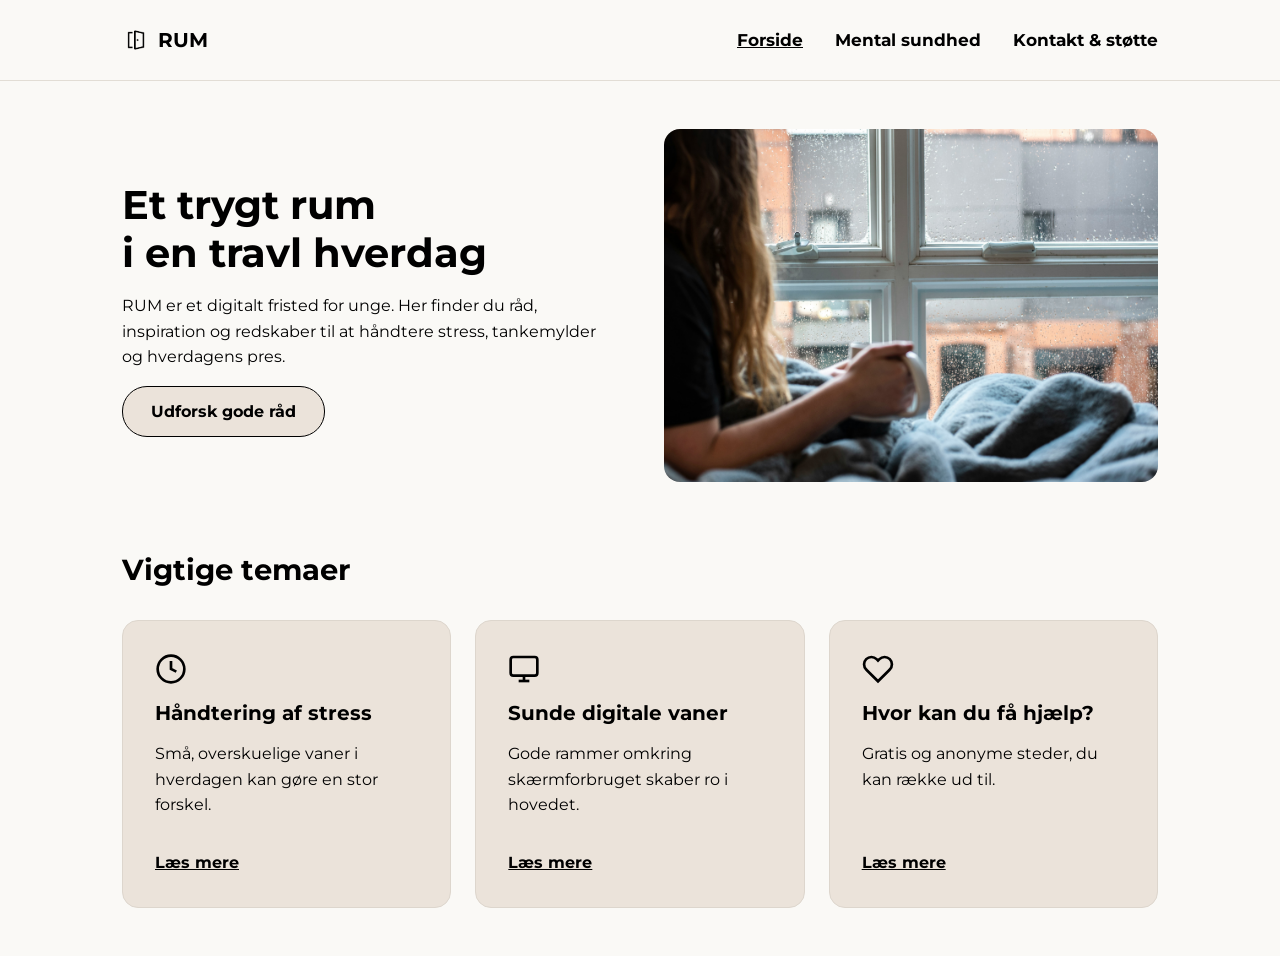
<file: index.html>
<!DOCTYPE html>
<!-- 'lang="da"' er et vigtigt WCAG-krav, så skærmlæsere ved, at siden skal oplæses på dansk. -->
<html lang="da">
<head>
    <meta charset="UTF-8">
    <!-- 'viewport' sikrer, at websiden skaleres korrekt på mobile skærme. -->
    <meta name="viewport" content="width=device-width, initial-scale=1.0">
    <title>Forside - RUM</title>
    <link rel="stylesheet" href="style.css">
</head>
<body>

    <!-- Semantisk <header> element samler navigation og logo øverst -->
    <header>
        <div class="nav-container">
            <!-- 'aria-label' giver skærmlæsere en forklaring på, at dette link fører til forsiden -->
            <a href="index.html" class="logo" aria-label="RUM forside">
                <img src="logo.png" alt="RUM logo">
                <span>RUM</span>
            </a>
            
            <!-- Semantisk <nav> med 'aria-label', så skærmlæsere genkender hovedmenuen -->
            <nav aria-label="Hovednavigation">
                <ul>
                    <!-- 'aria-current="page"' fortæller skærmlæseren, hvilken side brugeren står på lige nu -->
                    <li><a href="index.html" class="active" aria-current="page">Forside</a></li>
                    <li><a href="mental-sundhed.html">Mental sundhed</a></li>
                    <li><a href="kontakt.html">Kontakt & støtte</a></li>
                </ul>
            </nav>
        </div>
    </header>

    <!-- Semantisk <main> indeholder sidens unikke primære indhold -->
    <main>
        <!-- <section> samler hero-elementet. 'aria-labelledby' forbinder sektionen med dens overskrift -->
        <section class="hero" aria-labelledby="hero-title">
            <div>
                <!-- Logisk overskriftsstruktur: Kun én <h1> pr. side -->
                <h1 id="hero-title">Et trygt rum<br>i en travl hverdag</h1>
                <p>RUM er et digitalt fristed for unge. Her finder du råd, inspiration og redskaber til at håndtere stress, tankemylder og hverdagens pres.</p>
                <a href="mental-sundhed.html" class="btn">Udforsk gode råd</a>
            </div>
            <div>
                <!-- WCAG 2.2: 'alt'-teksten beskriver indholdet af billedet for blinde og svagsynede -->
                <img src="vindue.jpg"
                     alt="En person sidder ved vinduet med en varm kop drikkevare" 
                     class="hero-img">
            </div>
        </section>

        <!-- Sektion med tema-bokse -->
        <section aria-labelledby="temaer-title">
            <!-- <h2> bruges til hovedafsnit under <h1> -->
            <h2 id="temaer-title">Vigtige temaer</h2>
            
            <div class="cards-grid">
                <!-- <article> bruges til selvstændige indholdselementer (kort/bokse) -->
                <article class="card">
                    <!-- 'aria-hidden="true"' får skærmlæsere til at springe ikonet over, så det ikke skaber støj -->
                    <svg class="card-icon" viewBox="0 0 24 24" fill="none" stroke="currentColor" stroke-width="2" aria-hidden="true">
                        <circle cx="12" cy="12" r="10"/>
                        <polyline points="12 6 12 12 16 14"/>
                    </svg>
                    <!-- <h3> bruges til overskrifter inde i et underafsnit/kort -->
                    <h3>Håndtering af stress</h3>
                    <p>Små, overskuelige vaner i hverdagen kan gøre en stor forskel.</p>
                    <a href="mental-sundhed.html#stress">Læs mere</a>
                </article>

                <article class="card">
                    <svg class="card-icon" viewBox="0 0 24 24" fill="none" stroke="currentColor" stroke-width="2" aria-hidden="true">
                        <rect x="2" y="3" width="20" height="14" rx="2" ry="2"/>
                        <line x1="8" y1="21" x2="16" y2="21"/>
                        <line x1="12" y1="17" x2="12" y2="21"/>
                    </svg>
                    <h3>Sunde digitale vaner</h3>
                    <p>Gode rammer omkring skærmforbruget skaber ro i hovedet.</p>
                    <a href="mental-sundhed.html#digitale-vaner">Læs mere</a>
                </article>

                <article class="card">
                    <svg class="card-icon" viewBox="0 0 24 24" fill="none" stroke="currentColor" stroke-width="2" aria-hidden="true">
                        <path d="M20.84 4.61a5.5 5.5 0 0 0-7.78 0L12 5.67l-1.06-1.06a5.5 5.5 0 0 0-7.78 7.78l1.06 1.06L12 21.23l7.78-7.78 1.06-1.06a5.5 5.5 0 0 0 0-7.78z"/>
                    </svg>
                    <h3>Hvor kan du få hjælp?</h3>
                    <p>Gratis og anonyme steder, du kan række ud til.</p>
                    <a href="kontakt.html">Læs mere</a>
                </article>
            </div>
        </section>
    </main>

</body>
</html>
</file>
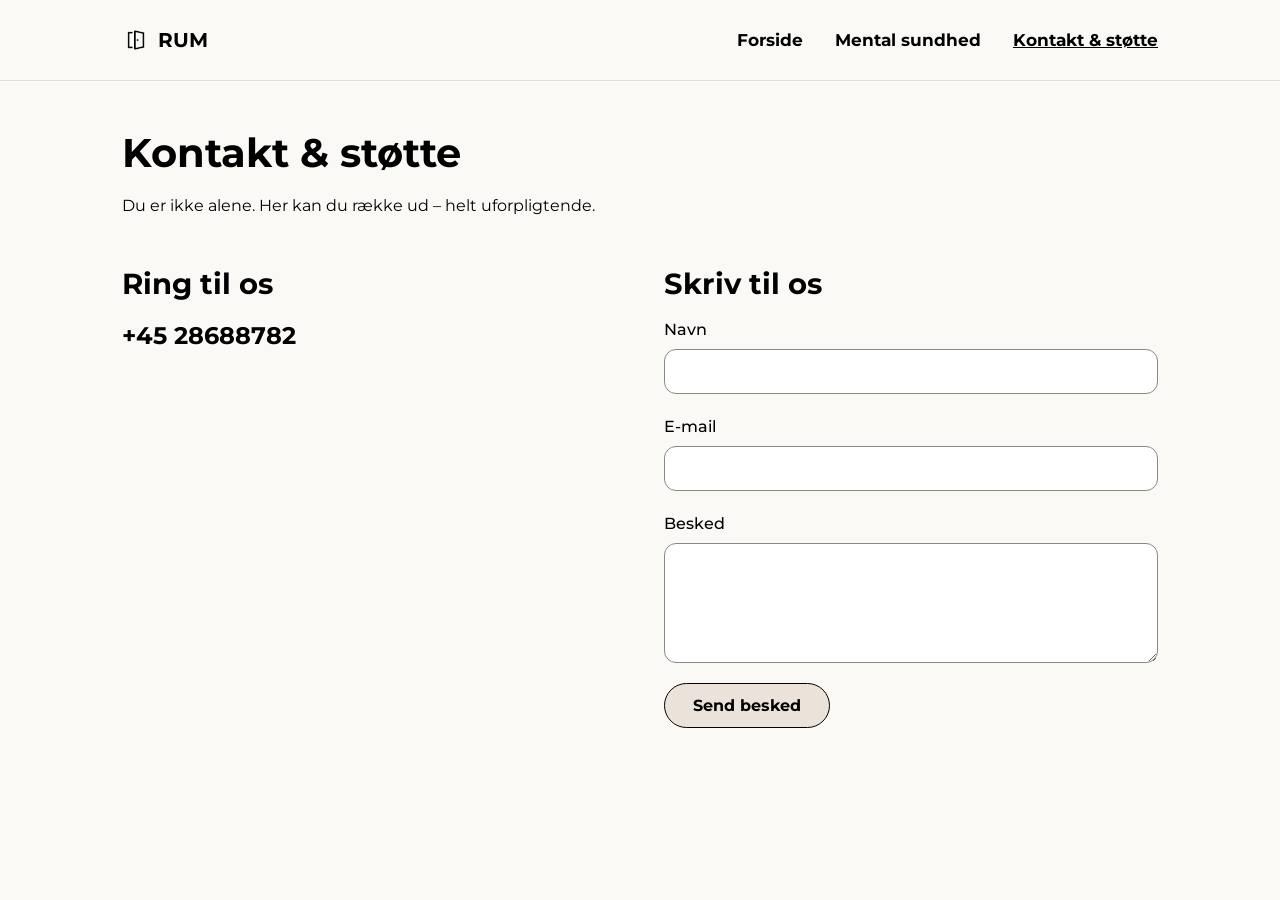
<file: kontakt.html>
<!DOCTYPE html>
<html lang="da">
<head>
    <meta charset="UTF-8">
    <meta name="viewport" content="width=device-width, initial-scale=1.0">
    <title>Kontakt & støtte - RUM</title>
    <link rel="stylesheet" href="style.css">
</head>
<body>

    <header>
        <div class="nav-container">
            <a href="index.html" class="logo" aria-label="RUM forside">
                <img src="logo.png" alt="RUM logo">
                <span>RUM</span>
            </a>
            <nav aria-label="Hovednavigation">
                <ul>
                    <li><a href="index.html">Forside</a></li>
                    <li><a href="mental-sundhed.html">Mental sundhed</a></li>
                    <li><a href="kontakt.html" class="active" aria-current="page">Kontakt & støtte</a></li>
                </ul>
            </nav>
        </div>
    </header>

    <main>
        <h1>Kontakt & støtte</h1>
        <p>Du er ikke alene. Her kan du række ud – helt uforpligtende.</p>

        <div class="two-column" style="margin-top: 3rem;">
            <!-- Telefon-afsnit -->
            <section aria-labelledby="telefon-titel">
                <h2 id="telefon-titel">Ring til os</h2>
                <p style="font-size: 1.5rem; font-weight: 700; margin-top: 1rem;">
                    <!-- 'tel:'-link gør nummeret klikbart på mobiltelefoner -->
                    <a href="tel:+4528688782" style="color: inherit; text-decoration: none;">+45 28688782</a>
                </p>
            </section>

            <!-- Formular-afsnit med fuld WCAG-tilgængelighed -->
            <section aria-labelledby="form-titel">
                <h2 id="form-titel">Skriv til os</h2>
                
                <!-- <form> samler inputfelterne -->
                <form action="#" method="post" aria-label="Kontaktformular">
                    <div class="form-group">
                        <!-- WCAG 2.2 KRAV: <label for="navn"> skal matche <input id="navn">.
                             Dette gør, at skærmlæsere læser teksten op, når feltet vælges. -->
                        <label for="navn">Navn</label>
                        <input type="text" id="navn" name="navn" required>
                    </div>

                    <div class="form-group">
                        <label for="email">E-mail</label>
                        <!-- 'type="email"' sikrer korrekt validering og mobil-tastatur med '@' -->
                        <input type="email" id="email" name="email" required>
                    </div>

                    <div class="form-group">
                        <label for="besked">Besked</label>
                        <textarea id="besked" name="besked" required></textarea>
                    </div>

                    <button type="submit" class="btn">Send besked</button>
                </form>
            </section>
        </div>
    </main>

</body>
</html>
</file>
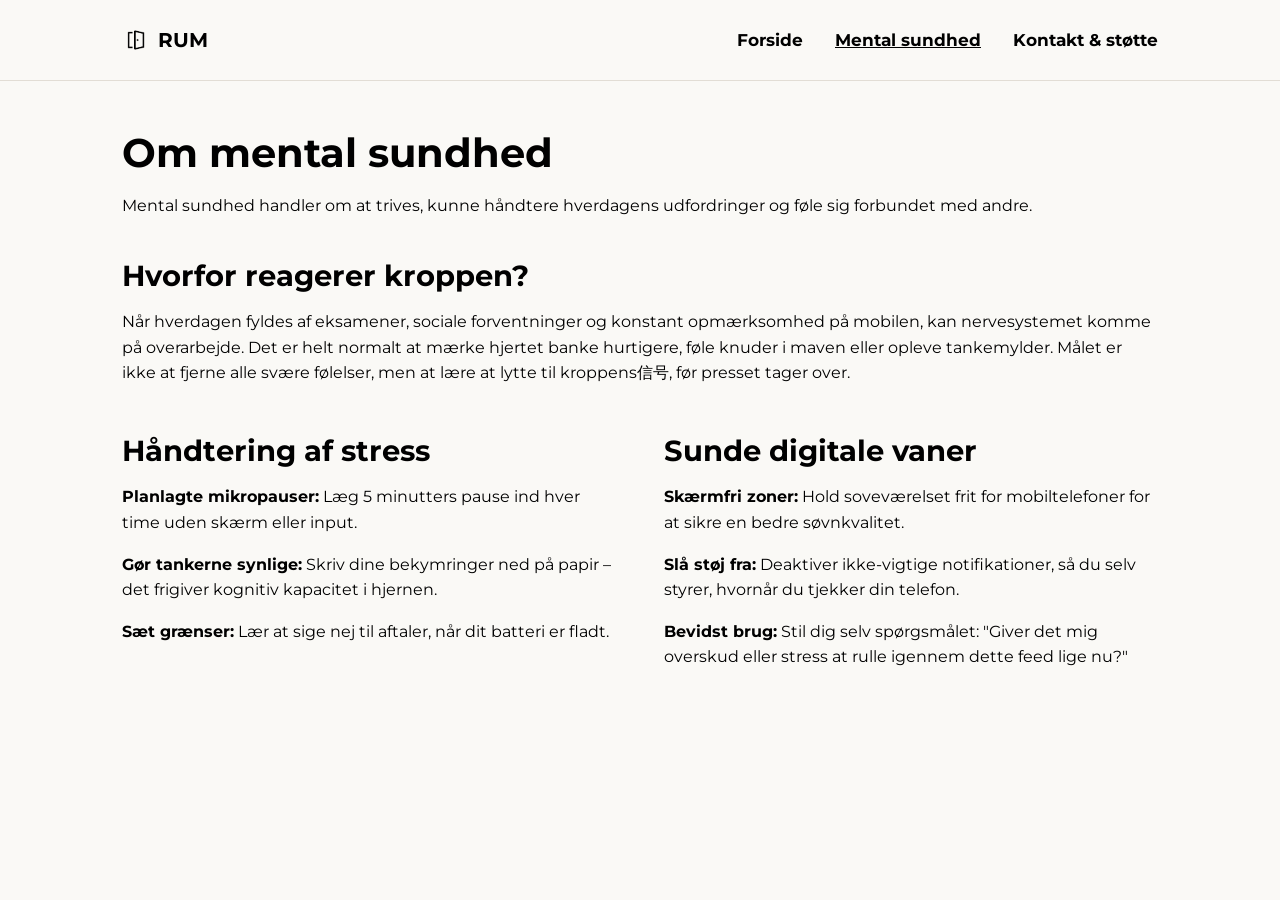
<file: mental-sundhed.html>
<!DOCTYPE html>
<html lang="da">
<head>
    <meta charset="UTF-8">
    <meta name="viewport" content="width=device-width, initial-scale=1.0">
    <title>Mental sundhed - RUM</title>
    <link rel="stylesheet" href="style.css">
</head>
<body>

    <!-- Menu og logo -->
    <header>
        <div class="nav-container">
            <a href="index.html" class="logo" aria-label="RUM forside">
                <img src="logo.png" alt="RUM logo">
                <span>RUM</span>
            </a>
            <nav aria-label="Hovednavigation">
                <ul>
                    <li><a href="index.html">Forside</a></li>
                    <li><a href="mental-sundhed.html" class="active" aria-current="page">Mental sundhed</a></li>
                    <li><a href="kontakt.html">Kontakt & støtte</a></li>
                </ul>
            </nav>
        </div>
    </header>

    <main>
        <article>
            <h1>Om mental sundhed</h1>
            <p>Mental sundhed handler om at trives, kunne håndtere hverdagens udfordringer og føle sig forbundet med andre.</p>

            <section style="margin-top: 2.5rem;">
                <h2>Hvorfor reagerer kroppen?</h2>
                <p>Når hverdagen fyldes af eksamener, sociale forventninger og konstant opmærksomhed på mobilen, kan nervesystemet komme på overarbejde. Det er helt normalt at mærke hjertet banke hurtigere, føle knuder i maven eller opleve tankemylder. Målet er ikke at fjerne alle svære følelser, men at lære at lytte til kroppens信号, før presset tager over.</p>
            </section>

            <!-- To spalter med emner -->
            <section class="two-column" style="margin-top: 3rem;">
                <div id="stress">
                    <h2>Håndtering af stress</h2>
                    <p><strong>Planlagte mikropauser:</strong> Læg 5 minutters pause ind hver time uden skærm eller input.</p>
                    <p><strong>Gør tankerne synlige:</strong> Skriv dine bekymringer ned på papir – det frigiver kognitiv kapacitet i hjernen.</p>
                    <p><strong>Sæt grænser:</strong> Lær at sige nej til aftaler, når dit batteri er fladt.</p>
                </div>

                <div id="digitale-vaner">
                    <h2>Sunde digitale vaner</h2>
                    <p><strong>Skærmfri zoner:</strong> Hold soveværelset frit for mobiltelefoner for at sikre en bedre søvnkvalitet.</p>
                    <p><strong>Slå støj fra:</strong> Deaktiver ikke-vigtige notifikationer, så du selv styrer, hvornår du tjekker din telefon.</p>
                    <p><strong>Bevidst brug:</strong> Stil dig selv spørgsmålet: "Giver det mig overskud eller stress at rulle igennem dette feed lige nu?"</p>
                </div>
            </section>
        </article>
    </main>

</body>
</html>
</file>
<file: style.css>
/*  1. FONTE OG NULSTILLING (CSS RESET) */

/* Henter skrifttypen Montserrat i forskellige vægte fra Google Fonts */
@import url('https://fonts.googleapis.com/css2?family=Montserrat:wght@400;500;600;700&display=swap');

/* Nulstiller margin og padding på alle elementer, så alle browsere viser siden ens.
   'box-sizing: border-box' gør, at padding og border tælles med i elementets samlede bredde. */
* {
    box-sizing: border-box;
    margin: 0;
    padding: 0;
}

/*  2. VARIABLER (Design System) */

/* :root gemmer CSS-variabler til farver og fonte.
   Dette gør det nemt at genbruge værdier og skabe en ensartet visuel identitet. */
:root {
    --bg-color: #FAF9F6;      /* Off-white baggrundsfarve (skåner øjnene i forhold til ren hvid) */
    --card-bg: #EBE3DA;        /* Blød sand/beige farve til boksene og knapperne */
    --text-color: #000000;      /* Ren sort tekst, som giver en stærk kontrast (> 14:1) til WCAG AA/AAA */
    --font-heading: 'Gotham', 'Montserrat', sans-serif; /* Gotham til overskrifter (faldback til Montserrat) */
    --font-body: 'Montserrat', sans-serif;              /* Montserrat til almindelig brødtekst */
}

/* Base-styling for hele siden */
body {
    background-color: var(--bg-color);
    color: var(--text-color);
    font-family: var(--font-body);
    line-height: 1.6;  /* God linjeafstand (1.6) sikrer nem læsbarhed ifølge WCAG 2.2 */
    font-size: 1rem;   /* Standard skriftstørrelse (16px) */
}

/* 3. WCAG 2.2: TASTATURNAVIGATION (POUR - Operable) */

/* :focus-visible sikrer, at der vises en tydelig markeringsramme (fokus-ring),
   når brugeren navigerer med 'Tab'-tasten på tastaturet.
   Dette er et lovkrav i WCAG 2.2 for brugere, der ikke bruger mus. */
a:focus-visible,
button:focus-visible,
input:focus-visible,
textarea:focus-visible {
    outline: 3px solid #000000;
    outline-offset: 3px;
}

/*  4. NAVIGATION OG HEADER */

header {
    background-color: var(--bg-color);
    border-bottom: 1px solid #E2DDD5; /* Diskret adskillelseslinje under menuen */
}

/* Flexbox bruges til at placere logoet til venstre og menuen til højre */
.nav-container {
    max-width: 1100px;
    margin: 0 auto;           /* Centrerer indholdet på skærmen */
    padding: 1.5rem 2rem;
    display: flex;
    justify-content: space-between; /* Skubber logo og menu væk fra hinanden */
    align-items: center;        /* Centrerer dem lodret */
}

.logo {
    display: flex;
    align-items: center;
    gap: 0.5rem;
    font-family: var(--font-heading);
    font-weight: 700;
    font-size: 1.25rem;
    text-decoration: none;
    color: var(--text-color);
}

.logo img {
    height: 28px;
    width: auto;
}

/* Horisontal opstilling af menupunkter med Flexbox */
nav ul {
    display: flex;
    list-style: none; /* Fjerner de sorte prikker fra HTML-listen */
    gap: 2rem;        /* Afstand mellem menupunkterne */
}

nav a {
    text-decoration: none;
    color: var(--text-color);
    font-family: var(--font-heading);
    font-weight: 700;
    font-size: 1.05rem;
}

/* Viser tydeligt den aktive side samt hover-effekt med understregning */
nav a.active,
nav a:hover {
    text-decoration: underline;
}

/* 5. HOVEDINDHOLD OG OVERSRIFTER (POUR - Understandable) */

main {
    max-width: 1100px; /* Forhindrer teksten i at blive for bred på store skærme */
    margin: 0 auto;
    padding: 3rem 2rem;
}

/* Overskrifter stylest med Gotham/Montserrat Bold */
h1, h2, h3 {
    font-family: var(--font-heading);
    font-weight: 700;
    line-height: 1.2;
    margin-bottom: 1rem;
}

h1 { font-size: 2.5rem; }
h2 { font-size: 1.8rem; }
h3 { font-size: 1.25rem; }

p {
    margin-bottom: 1rem;
}

/*  6. KNAPPER OG INTERAKTIONS-ELEMENTER */

.btn {
    display: inline-block;
    background-color: var(--card-bg);
    color: var(--text-color);
    border: 1px solid #000000;
    padding: 0.75rem 1.75rem;
    border-radius: 25px; /* Afrundede hjørner giver et imødekommende udtryk */
    font-family: var(--font-heading);
    font-weight: 700;
    text-decoration: none;
    cursor: pointer;
    font-size: 1rem;
    transition: background-color 0.2s ease;
}

.btn:hover {
    background-color: #DFD5C8; /* Mørkere nuance når musen føres over knappen */
}

/*   7. LAYOUT: GRID & SPALTER (POUR - Robust) */

/* Hero-sektion opdelt i 2 lige store spalter (tekst til venstre, billede til højre) */
.hero {
    display: grid;
    grid-template-columns: 1fr 1fr;
    gap: 3rem;
    align-items: center;
    margin-bottom: 4rem;
}

.hero-img {
    width: 100%;
    height: auto;
    border-radius: 16px;
    object-fit: cover;
}

/* Responsive tema-bokse (kort) på forsiden */
.cards-grid {
    display: grid;
    grid-template-columns: repeat(auto-fit, minmax(280px, 1fr)); /* Tilpasser automatisk antallet af kolonner */
    gap: 1.5rem;
    margin-top: 2rem;
}

.card {
    background-color: var(--card-bg);
    padding: 2rem;
    border-radius: 16px;
    border: 1px solid #DDD6CD;
    display: flex;
    flex-direction: column;
}

.card-icon {
    width: 32px;
    height: 32px;
    margin-bottom: 1rem;
}

.card a {
    color: var(--text-color);
    font-weight: 700;
    margin-top: auto;
    padding-top: 1rem;
}

/* Standard to-kolonne layout til undersiderne */
.two-column {
    display: grid;
    grid-template-columns: 1fr 1fr;
    gap: 3rem;
    margin-top: 2rem;
}

/*   8. FORMULAR-STYLING (Kontakt) */

.form-group {
    margin-bottom: 1.25rem;
    display: flex;
    flex-direction: column;
}

.form-group label {
    font-weight: 500;
    margin-bottom: 0.4rem;
}

.form-group input,
.form-group textarea {
    width: 100%;
    padding: 0.75rem 1rem;
    border: 1px solid #888888;
    border-radius: 12px;
    background-color: #FFFFFF;
    font-family: var(--font-body);
    font-size: 1rem;
}

.form-group textarea {
    resize: vertical;
    min-height: 120px;
}

/*  9. RESPONSIVT DESIGN (MOBIL / TABLET)  */

/* Når skærmens bredde er under 768px (f.eks. på mobiler):
   Omdannes to-spalte layoutet automatisk til 1 lodret kolonne. */
@media (max-width: 768px) {
    .hero,
    .two-column {
        grid-template-columns: 1fr; /* Skifter fra 2 spalter til 1 spalte */
        gap: 2rem;
    }

    .nav-container {
        flex-direction: column; /* Lægger logo og menu over hinanden på mobiler */
        gap: 1rem;
    }

    h1 {
        font-size: 2rem;
    }
}
</file>
